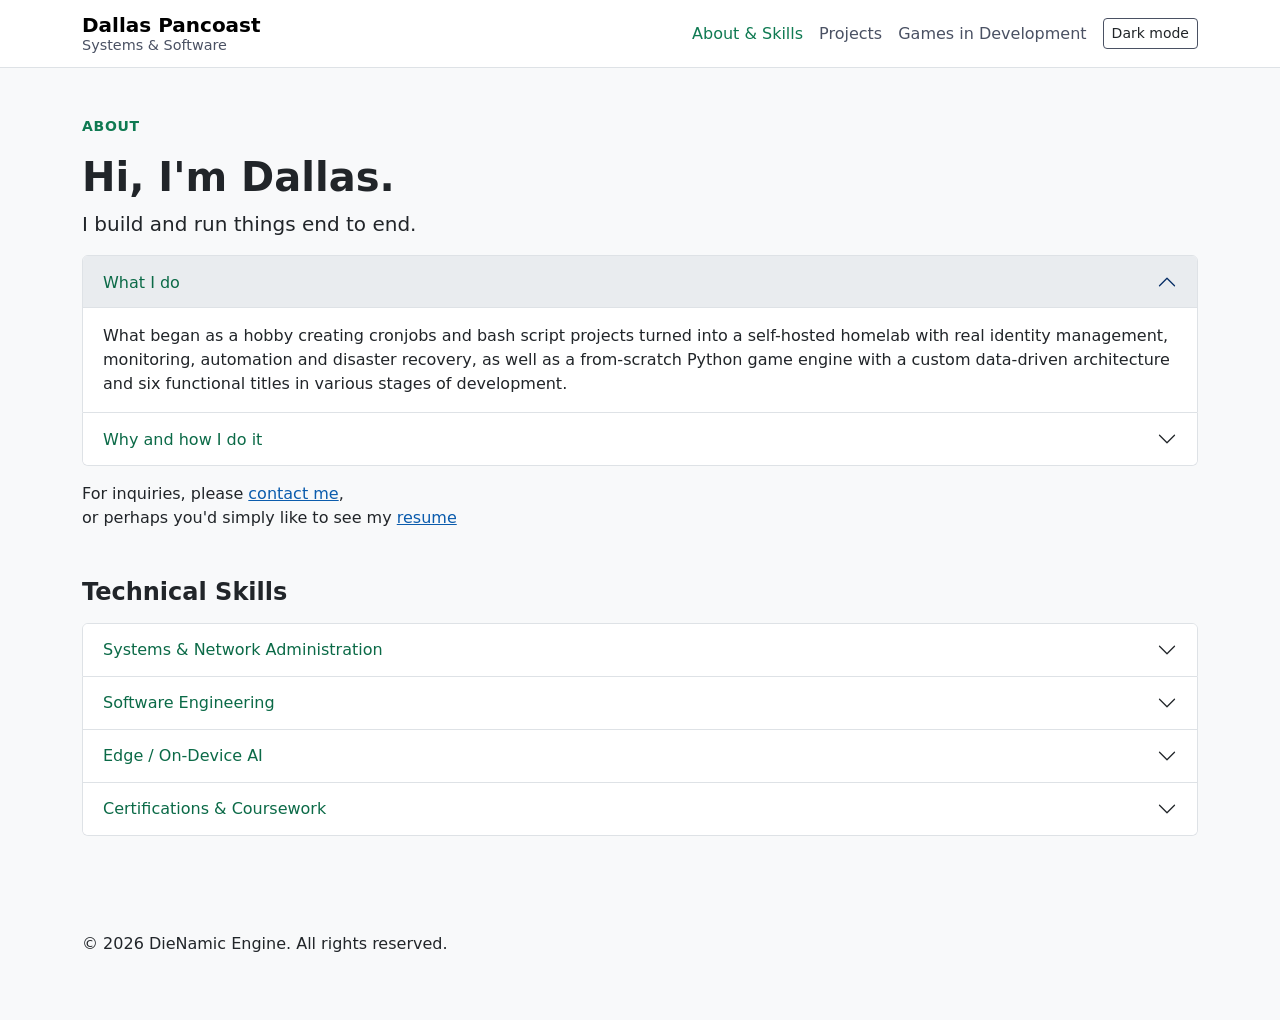
<file: index.html>
<!DOCTYPE html>
<html lang="en" data-bs-theme="dark">

<head>
    <title>Dallas Pancoast - Home</title>
    <meta charset="utf-8">
    <meta name="viewport" content="width=device-width, initial-scale=1">
    <!-- Favicon -->
    <link rel="icon" href="assets/images/icon.png" type="image/png">
    <!-- Theme toggle script -->
    <script src="theme.js"></script>
    <!-- Bootstrap 5 CSS (must load BEFORE style.css so these overrides win, like reverse Python 
     where last function defined loads even if there's duplicates) -->
    <link href="https://cdn.jsdelivr.net/npm/bootstrap@5.3.8/dist/css/bootstrap.min.css" rel="stylesheet"
        integrity="sha384-sRIl4kxILFvY47J16cr9ZwB07vP4J8+LH7qKQnuqkuIAvNWLzeN8tE5YBujZqJLB" crossorigin="anonymous">

    <!-- Site styles -->
    <link rel="stylesheet" href="style.css">

    <!-- jQuery (only used to load the navbar) -->
    <script src="https://code.jquery.com/jquery-3.7.1.min.js"></script>
</head>

<body>
    <a href="#main-content" class="visually-hidden-focusable">Skip to main content</a>
    <!-- Navbar gets added here -->
    <div id="nav-placeholder"></div>

    <main id="main-content" class="container py-5">
        <p class="eyebrow">About</p>
        <h1 class="display-6 fw-bold">Hi, I'm Dallas.</h1>
        <p class="lead">I build and run things end to end.</p>

        <div class="accordion mb-3" id="intro-accordion">
            <div class="accordion-item">
                <h2 class="accordion-header">
                    <button class="accordion-button" type="button" data-bs-toggle="collapse"
                        data-bs-target="#intro-what" aria-expanded="true" aria-controls="intro-what">
                        What I do
                    </button>
                </h2>
                <div id="intro-what" class="accordion-collapse collapse show">
                    <div class="accordion-body">
                        <p class="mb-0">
                            What began as a hobby creating cronjobs and bash script projects turned into a
                            self-hosted homelab with real identity management, monitoring, automation and
                            disaster recovery, as well as a from-scratch Python game engine with a custom
                            data-driven architecture and six functional titles in various stages of
                            development.
                        </p>
                    </div>
                </div>
            </div>
            <div class="accordion-item">
                <h2 class="accordion-header">
                    <button class="accordion-button collapsed" type="button" data-bs-toggle="collapse"
                        data-bs-target="#intro-why" aria-expanded="false" aria-controls="intro-why">
                        Why and how I do it
                    </button>
                </h2>
                <div id="intro-why" class="accordion-collapse collapse">
                    <div class="accordion-body">
                        <p class="mb-0">
                            What's below came out of personal projects I researched and completed before
                            going back to school. I would run into a real problem, learn what's needed to solve
                            it properly, and track it in runbooks and personal tickets so I don't have to
                            completely relearn it later. Once some initial curiosity-driven problems were solved and new
                            programs were
                            installed and configured, I would then look for ways to use the newly available capabilities
                            to solve other problems, and so on.
                        </p>
                    </div>
                </div>
            </div>
        </div>

        <!-- Resume link; I want to provide a way for visitors to download my resume -->
        <p>
            For inquiries, please
            <a href="mailto:d.pancoast88@gmail.com">contact me</a>,<br>
            or perhaps you'd simply like to see my
            <a href="assets/resume/Dallas_Pancoast_Resume.pdf" download>
                resume
            </a>
        </p>

        <h2 class="h4 fw-bold mt-5 mb-3">Technical Skills</h2>
        <div class="accordion" id="skills-accordion">
            <div class="accordion-item">
                <h3 class="accordion-header">
                    <button class="accordion-button collapsed" type="button" data-bs-toggle="collapse"
                        data-bs-target="#skills-sysadmin" aria-expanded="false" aria-controls="skills-sysadmin">
                        Systems &amp; Network Administration
                    </button>
                </h3>
                <div id="skills-sysadmin" class="accordion-collapse collapse">
                    <div class="accordion-body">
                        <ul class="mb-0">
                            <li class="mb-2"><strong>Linux administration</strong> — headless server operation
                                (systemd targets, journalctl, UFW firewalling), disk/mount management, systemd unit
                                authoring</li>
                            <li class="mb-2"><strong>Containerization</strong> — Docker &amp; Docker Compose running
                                a 10+ service production stack</li>
                            <li class="mb-2"><strong>Reverse proxy &amp; PKI</strong> — Nginx Proxy Manager routing,
                                custom Multi-SAN certificate forging with OpenSSL, root CA trust deployment</li>
                            <li class="mb-2"><strong>VPN mesh networking</strong> — Tailscale/WireGuard, MagicDNS,
                                per-interface firewall scoping</li>
                            <li class="mb-2"><strong>DNS administration</strong> — Pi-hole custom-domain resolution
                                and ad-blocking across a split-horizon network</li>
                            <li><strong>Enterprise identity</strong> — Windows Server Active Directory Domain
                                Services, Domain Controller promotion, OU/Security Group design, Group Policy
                                Objects, NTFS permissioning</li>
                        </ul>
                    </div>
                </div>
            </div>
            <div class="accordion-item">
                <h3 class="accordion-header">
                    <button class="accordion-button collapsed" type="button" data-bs-toggle="collapse"
                        data-bs-target="#skills-software" aria-expanded="false" aria-controls="skills-software">
                        Software Engineering
                    </button>
                </h3>
                <div id="skills-software" class="accordion-collapse collapse">
                    <div class="accordion-body">
                        <ul class="mb-0">
                            <li class="mb-2"><strong>Python</strong> — a ~20-mixin, MRO-composed game engine
                                architecture; automation scripting; API integration</li>
                            <li class="mb-2"><strong>Data-driven design</strong> — JSON schema validation,
                                referential-integrity tooling built from scratch</li>
                            <li class="mb-2"><strong>State machines</strong> — branching dialogue trees,
                                environmental hazard chain-reactions, a 16+ type quick-time-event system</li>
                            <li class="mb-2"><strong>Client-server</strong> — a self-hosted Flask/waitress
                                leaderboard API behind a Cloudflare Tunnel, with its own security model</li>
                            <li class="mb-2"><strong>Cross-platform release engineering</strong> — signed Android
                                AAB builds (Buildozer), Windows executables (PyInstaller), Linux</li>
                            <li><strong>Automated QA tooling</strong> — a headless smoke-test driver and an
                                automated "chaos crawler" regression tester I designed for the engine</li>
                        </ul>
                    </div>
                </div>
            </div>
            <div class="accordion-item">
                <h3 class="accordion-header">
                    <button class="accordion-button collapsed" type="button" data-bs-toggle="collapse"
                        data-bs-target="#skills-edge" aria-expanded="false" aria-controls="skills-edge">
                        Edge / On-Device AI
                    </button>
                </h3>
                <div id="skills-edge" class="accordion-collapse collapse">
                    <div class="accordion-body">
                        <ul class="mb-0">
                            <li class="mb-2"><strong>Local LLM deployment</strong> — built llama.cpp from source on
                                Android (Termux), running a quantized Qwen2.5 model fully offline</li>
                            <li class="mb-2"><strong>Applied ML pipeline</strong> — chained speech-to-text
                                (Whisper.cpp) and vision (SmolVLM) models into on-device utilities</li>
                            <li class="mb-2"><strong>Real debugging under constraints</strong> — isolated and worked
                                around a genuine thread-count race condition in llama.cpp's CPU compute path</li>
                            <li><strong>Task automation</strong> — cron-scheduled Python pipelines (a fully local
                                Gmail/Calendar morning digest), systemd boot-persistence scripting</li>
                        </ul>
                    </div>
                </div>
            </div>
            <div class="accordion-item">
                <h3 class="accordion-header">
                    <button class="accordion-button collapsed" type="button" data-bs-toggle="collapse"
                        data-bs-target="#skills-certifications" aria-expanded="false"
                        aria-controls="skills-certifications">
                        Certifications &amp; Coursework
                    </button>
                </h3>
                <div id="skills-certifications" class="accordion-collapse collapse">
                    <div class="accordion-body">
                        <h4 class="h6">Completed</h4>
                        <ul>
                            <li>CompTIA A+ Core 1</li>
                            <li>Linux Foundation — Intro to Linux</li>
                            <li>Cisco Networking Basics</li>
                            <li>Cisco Computer Hardware Basics</li>
                            <li>Cisco Network Addressing &amp; Basic Troubleshooting</li>
                            <li>Cisco Network Support and Security</li>
                        </ul>
                        <h4 class="h6">In Progress</h4>
                        <ul>
                            <li>Bachelor of Science in Computer Science</li>
                            <li>CompTIA A+ Core 2</li>
                        </ul>
                    </div>
                </div>
            </div>
        </div>

    </main>
    <footer class="container py-5">
        <p>&copy; 2026 DieNamic Engine. All rights reserved.</p>
    </footer>
    <script>
        // Load only the #site-nav element from navbar.html
        $("#nav-placeholder").load("navbar.html #site-nav", function () {
            const page = location.pathname.split("/").pop() || "index.html";
            updateToggle(document.documentElement.getAttribute("data-bs-theme"));
            $('#site-nav .nav-link[href="' + page + '"]')
                .addClass("active")
                .attr("aria-current", "page");
        });
    </script>
    <script src="https://cdn.jsdelivr.net/npm/bootstrap@5.3.8/dist/js/bootstrap.bundle.min.js"
        integrity="sha384-FKyoEForCGlyvwx9Hj09JcYn3nv7wiPVlz7YYwJrWVcXK/BmnVDxM+D2scQbITxI"
        crossorigin="anonymous"></script>

</body>

</html>
</file>
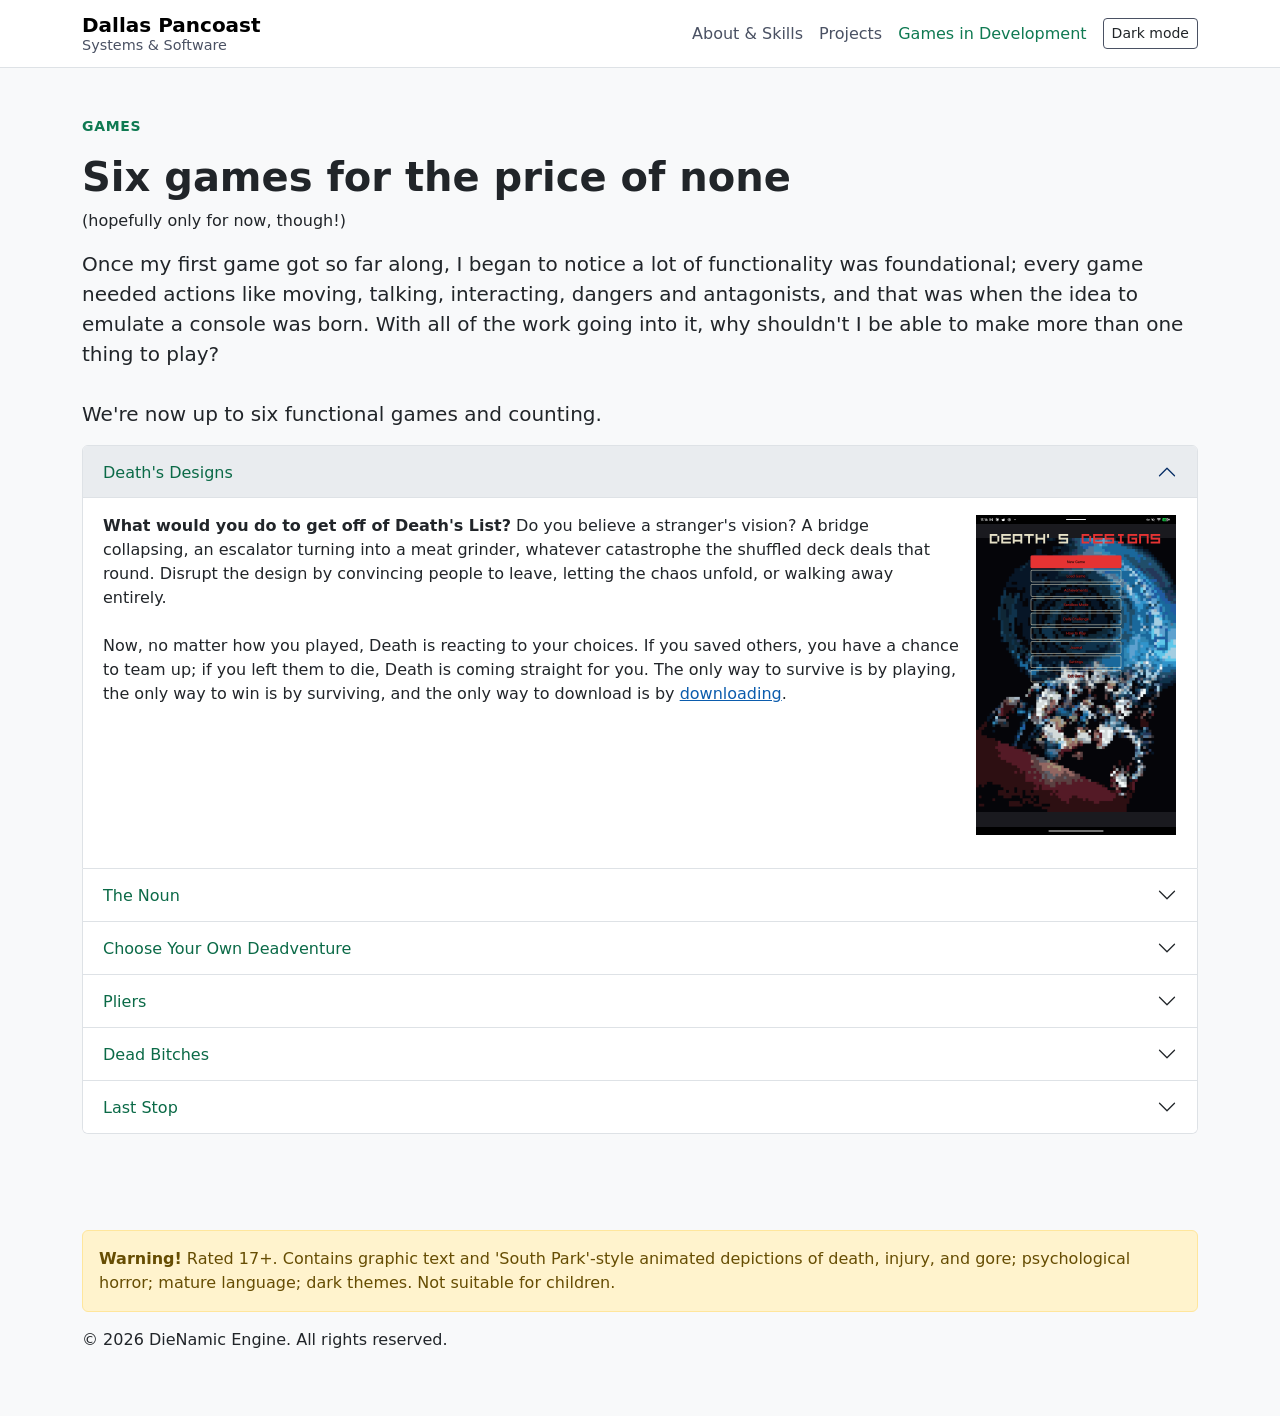
<file: games.html>
<!DOCTYPE html>
<html lang="en" data-bs-theme="dark">

<head>
  <title>Games in Development</title>
  <meta charset="utf-8">
  <meta name="viewport" content="width=device-width, initial-scale=1">
  <!-- Favicon -->
  <link rel="icon" href="assets/images/icon.png" type="image/png">
  <!-- Theme toggle script -->
  <script src="theme.js"></script>
  <!-- Bootstrap 5 CSS (must load BEFORE style.css so these overrides win, like reverse Python 
    where last function defined loads even if there's duplicates) -->
  <link href="https://cdn.jsdelivr.net/npm/bootstrap@5.3.8/dist/css/bootstrap.min.css" rel="stylesheet"
    integrity="sha384-sRIl4kxILFvY47J16cr9ZwB07vP4J8+LH7qKQnuqkuIAvNWLzeN8tE5YBujZqJLB" crossorigin="anonymous">

  <!-- Site styles -->
  <link rel="stylesheet" href="style.css">

  <!-- jQuery (only used to load the navbar) -->
  <script src="https://code.jquery.com/jquery-3.7.1.min.js"></script>
</head>

<body>
  <a href="#main-content" class="visually-hidden-focusable">Skip to main content</a>
  <!-- Navbar gets added here -->
  <div id="nav-placeholder"></div>
  <main id="main-content" class="container py-5">
    <p class="eyebrow">Games</p>
    <h1 class="display-6 fw-bold">Six games for the price of none</h1>
    <p>(hopefully only for now, though!)</p>

    <p class="lead">
      Once my first game got so far along, I began to notice a lot of functionality was foundational; every game
      needed actions like moving, talking, interacting, dangers and antagonists, and that was when the idea to emulate a
      console was born. With all of the work going into it, why shouldn't I be able to make more than one thing to
      play?<br><br>
      We're now up to six functional games and counting.
    </p>

    <div class="accordion" id="games-accordion">
      <div class="accordion-item">
        <h2 class="accordion-header">
          <button class="accordion-button" type="button" data-bs-toggle="collapse" data-bs-target="#game-dd"
            aria-expanded="true" aria-controls="game-dd">
            Death's Designs
          </button>
        </h2>
        <div id="game-dd" class="accordion-collapse collapse show">
          <div class="accordion-body clearfix">
            <button type="button" class="btn btn-link p-0 d-block mx-auto float-md-end ms-md-3 mb-3"
              data-bs-toggle="modal" data-bs-target="#title-modal">
              <span class="visually-hidden">Enlarge image:</span>
              <!-- This title image was taken on a tablet, so it has a different aspect ratio than the others.-->
              <img src="assets/images/dd_title.png"
                alt="Death's Designs game title screen - one of several that alternates every new game" width="200"
                height="320">
            </button>
            <strong>What would you do to get off of Death's List?</strong> Do you believe a stranger's vision? A bridge
            collapsing, an escalator turning into a meat grinder, whatever catastrophe the shuffled deck deals that
            round.
            Disrupt the design by convincing people to leave, letting the chaos unfold, or walking away
            entirely.<br><br>
            Now, no matter how you played, Death is reacting to your choices. If you saved others, you have a chance to
            team
            up; if you left them to die, Death is coming straight for you. The only way to survive is by playing, the
            only way
            to win is by surviving, and the only way to download is by
            <a href="https://play.google.com/store/apps/details?id=org.dienamicengine.dep_fdt&hl=en-US" target="_blank"
              rel="noopener noreferrer">downloading</a>.
          </div>
        </div>
      </div>
      <div class="accordion-item">
        <h2 class="accordion-header">
          <button class="accordion-button collapsed" type="button" data-bs-toggle="collapse" data-bs-target="#game-noun"
            aria-expanded="false" aria-controls="game-noun">
            The Noun
          </button>
        </h2>
        <div id="game-noun" class="accordion-collapse collapse">
          <div class="accordion-body clearfix">
            <button type="button" class="btn btn-link p-0 d-block mx-auto float-md-end ms-md-3 mb-3"
              data-bs-toggle="modal" data-bs-target="#noun-modal">
              <span class="visually-hidden">Enlarge image:</span>
              <img src="assets/images/noun_title.png"
                alt="The Noun game title screen - a dog, mid-transformation into ..something else" width="200"
                height="445">
            </button>
            <strong>Among Us with a twist.</strong> An Antarctic research outpost, cut off for the season, twelve people
            who all know each other ..or so they think. Something arrived with a helicopter crash, and it can wear a
            face perfectly enough that even the people who see it every day can't tell. Investigate, run tests, confront
            people you have to keep working alongside no matter what you suspect. If you keep getting it wrong, you'll
            tank your reputation and risk handing the thing your whole crew.
          </div>
        </div>
      </div>
      <div class="accordion-item">
        <h2 class="accordion-header">
          <button class="accordion-button collapsed" type="button" data-bs-toggle="collapse" data-bs-target="#game-cyod"
            aria-expanded="false" aria-controls="game-cyod">
            Choose Your Own Deadventure
          </button>
        </h2>
        <div id="game-cyod" class="accordion-collapse collapse">
          <div class="accordion-body clearfix">
            <button type="button" class="btn btn-link p-0 d-block mx-auto float-md-end ms-md-3 mb-3"
              data-bs-toggle="modal" data-bs-target="#cyod-modal">
              <span class="visually-hidden">Enlarge image:</span>
              <img src="assets/images/cyod_title.png"
                alt="Choose Your Own Deadventure game title screen - blank for now as no poster has been made for it yet"
                width="200" height="445">
            </button>
            <strong>Simple actions, complex consequences</strong> A true branching-node adventure, not
            a linear game with the occasional fork — every scene is a real decision point, and every decision can save
            someone or cost them. Death's shuffled a kill order for your friend group behind the scenes, and the only
            warning is a phone call you can choose to ignore.
          </div>
        </div>
      </div>
      <div class="accordion-item">
        <h2 class="accordion-header">
          <button class="accordion-button collapsed" type="button" data-bs-toggle="collapse"
            data-bs-target="#game-pliers" aria-expanded="false" aria-controls="game-pliers">
            Pliers
          </button>
        </h2>
        <div id="game-pliers" class="accordion-collapse collapse">
          <div class="accordion-body clearfix">
            <button type="button" class="btn btn-link p-0 d-block mx-auto float-md-end ms-md-3 mb-3"
              data-bs-toggle="modal" data-bs-target="#pliers-modal">
              <span class="visually-hidden">Enlarge image:</span>
              <img src="assets/images/pliers_title.png"
                alt="Pliers game title screen - an open mouth with several missing teeth" width="200" height="445">
            </button>
            <strong>The Saw-knockoff. The Sawkoff.</strong>
            You wake up not knowing where you are, accused of something by a faceless voice.
            Before you've even seen the room, an opening quiz, answered under duress, decides what
            you did and how guilty you actually are.
            <br>Everything downstream traces back to those answers: the hazards Needlenose builds
            for you, how the other four captives treat you, and the exact shape of the trap waiting
            at the end. He calls the whole apparatus The Vise. Nobody in it got there by accident,
            including you.
          </div>
        </div>
      </div>
      <div class="accordion-item">
        <h2 class="accordion-header">
          <button class="accordion-button collapsed" type="button" data-bs-toggle="collapse" data-bs-target="#game-db"
            aria-expanded="false" aria-controls="game-db">
            Dead Bitches
          </button>
        </h2>
        <div id="game-db" class="accordion-collapse collapse">
          <div class="accordion-body clearfix">
            <button type="button" class="btn btn-link p-0 d-block mx-auto float-md-end ms-md-3 mb-3"
              data-bs-toggle="modal" data-bs-target="#db-modal">
              <span class="visually-hidden">Enlarge image:</span>
              <img src="assets/images/db_title.png"
                alt="Dead Bitches game title screen with no background as no poster has been made for it yet"
                width="200" height="445">
            </button>
            <strong>Nightmare on Elm Street-inspired Nonsense</strong>
            A fifteen-member high-school roster gets picked off across one very bad week by
            Frederick, who doesn't need a weapon or an open door: he attacks through dreams.
            <br>
            Fall asleep and you're vulnerable. Stay awake too long and you're a wreck. Everyone
            you know is on the same clock, counting down to a Friday night nobody sleeps through.
          </div>
        </div>
      </div>
      <div class="accordion-item">
        <h2 class="accordion-header">
          <button class="accordion-button collapsed" type="button" data-bs-toggle="collapse" data-bs-target="#game-ls"
            aria-expanded="false" aria-controls="game-ls">
            Last Stop
          </button>
        </h2>
        <div id="game-ls" class="accordion-collapse collapse">
          <div class="accordion-body clearfix">
            <button type="button" class="btn btn-link p-0 d-block mx-auto float-md-end ms-md-3 mb-3"
              data-bs-toggle="modal" data-bs-target="#ls-modal">
              <span class="visually-hidden">Enlarge image:</span>
              <img src="assets/images/ls_title.png"
                alt="Last Stop game title screen with no background as no poster has been made for it yet" width="200"
                height="445">
            </button>
            <strong>Prequel, sequel ..or both?</strong>
            A linear story set years before Death's Designs. Somebody else had the vision:
            a stranger who may not even be alive. Now you're collateral damage in a plan that
            might already have taken itself to the grave.
          </div>
        </div>
      </div>
    </div>
  </main>
  <!-- Fullscreen viewer for title screens on games page-->
  <div class="modal fade" id="title-modal" tabindex="-1" aria-labelledby="title-modal-label" aria-hidden="true">
    <div class="modal-dialog modal-fullscreen">
      <div class="modal-content">
        <div class="modal-header">
          <h2 class="modal-title fs-5" id="title-modal-label">Death's Designs Title Screen</h2>
          <button type="button" class="btn-close" data-bs-dismiss="modal" aria-label="Close"></button>
        </div>
        <div class="modal-body d-flex align-items-center justify-content-center">
          <img src="assets/images/dd_title.png" class="img-fluid" alt="Death's Designs title screen">
        </div>
      </div>
    </div>
  </div>
  <!-- Fullscreen viewer for The Noun title screen -->
  <div class="modal fade" id="noun-modal" tabindex="-1" aria-labelledby="noun-modal-label" aria-hidden="true">
    <div class="modal-dialog modal-fullscreen">
      <div class="modal-content">
        <div class="modal-header">
          <h2 class="modal-title fs-5" id="noun-modal-label">The Noun Title Screen</h2>
          <button type="button" class="btn-close" data-bs-dismiss="modal" aria-label="Close"></button>
        </div>
        <div class="modal-body d-flex align-items-center justify-content-center">
          <img src="assets/images/noun_title.png" class="img-fluid" alt="The Noun title screen">
        </div>
      </div>
    </div>
  </div>
  <!-- Fullscreen viewer for Choose Your Own Deadventure title screen -->
  <div class="modal fade" id="cyod-modal" tabindex="-1" aria-labelledby="cyod-modal-label" aria-hidden="true">
    <div class="modal-dialog modal-fullscreen">
      <div class="modal-content">
        <div class="modal-header">
          <h2 class="modal-title fs-5" id="cyod-modal-label">Choose Your Own Deadventure Title Screen</h2>
          <button type="button" class="btn-close" data-bs-dismiss="modal" aria-label="Close"></button>
        </div>
        <div class="modal-body d-flex align-items-center justify-content-center">
          <img src="assets/images/cyod_title.png" class="img-fluid" alt="Choose Your Own Deadventure title screen">
        </div>
      </div>
    </div>
  </div>
  <!-- Fullscreen viewer for Pliers title screen -->
  <div class="modal fade" id="pliers-modal" tabindex="-1" aria-labelledby="pliers-modal-label" aria-hidden="true">
    <div class="modal-dialog modal-fullscreen">
      <div class="modal-content">
        <div class="modal-header">
          <h2 class="modal-title fs-5" id="pliers-modal-label">Pliers Title Screen</h2>
          <button type="button" class="btn-close" data-bs-dismiss="modal" aria-label="Close"></button>
        </div>
        <div class="modal-body d-flex align-items-center justify-content-center">
          <img src="assets/images/pliers_title.png" class="img-fluid" alt="Pliers title screen">
        </div>
      </div>
    </div>
  </div>
  <!-- Fullscreen viewer for Dead Bitches title screen -->
  <div class="modal fade" id="db-modal" tabindex="-1" aria-labelledby="db-modal-label" aria-hidden="true">
    <div class="modal-dialog modal-fullscreen">
      <div class="modal-content">
        <div class="modal-header">
          <h2 class="modal-title fs-5" id="db-modal-label">Dead Bitches Title Screen</h2>
          <button type="button" class="btn-close" data-bs-dismiss="modal" aria-label="Close"></button>
        </div>
        <div class="modal-body d-flex align-items-center justify-content-center">
          <img src="assets/images/db_title.png" class="img-fluid" alt="Dead Bitches title screen">
        </div>
      </div>
    </div>
  </div>
  <!-- Fullscreen viewer for Last Stop title screen -->
  <div class="modal fade" id="ls-modal" tabindex="-1" aria-labelledby="ls-modal-label" aria-hidden="true">
    <div class="modal-dialog modal-fullscreen">
      <div class="modal-content">
        <div class="modal-header">
          <h2 class="modal-title fs-5" id="ls-modal-label">Last Stop Title Screen</h2>
          <button type="button" class="btn-close" data-bs-dismiss="modal" aria-label="Close"></button>
        </div>
        <div class="modal-body d-flex align-items-center justify-content-center">
          <img src="assets/images/ls_title.png" class="img-fluid" alt="Last Stop title screen">
        </div>
      </div>
    </div>
  </div>
  <footer class="container py-5">
    <div class="alert alert-warning">
      <!-- This footer comes with a warning for people with a low tolerance for graphic content -->
      <strong>Warning!</strong> Rated 17+. Contains graphic text and 'South Park'-style animated depictions of death,
      injury, and gore; psychological horror; mature language; dark themes. Not suitable for children.
    </div>
    <p>&copy; 2026 DieNamic Engine. All rights reserved.</p>
  </footer>
  <script>
    // Load only the #site-nav element from navbar.html
    $("#nav-placeholder").load("navbar.html #site-nav", function () {
      const page = location.pathname.split("/").pop() || "index.html";
      updateToggle(document.documentElement.getAttribute("data-bs-theme"));
      $('#site-nav .nav-link[href="' + page + '"]')
        .addClass("active")
        .attr("aria-current", "page");
    });
  </script>
  <script src="https://cdn.jsdelivr.net/npm/bootstrap@5.3.8/dist/js/bootstrap.bundle.min.js"
    integrity="sha384-FKyoEForCGlyvwx9Hj09JcYn3nv7wiPVlz7YYwJrWVcXK/BmnVDxM+D2scQbITxI"
    crossorigin="anonymous"></script>

</body>

</html>
</file>
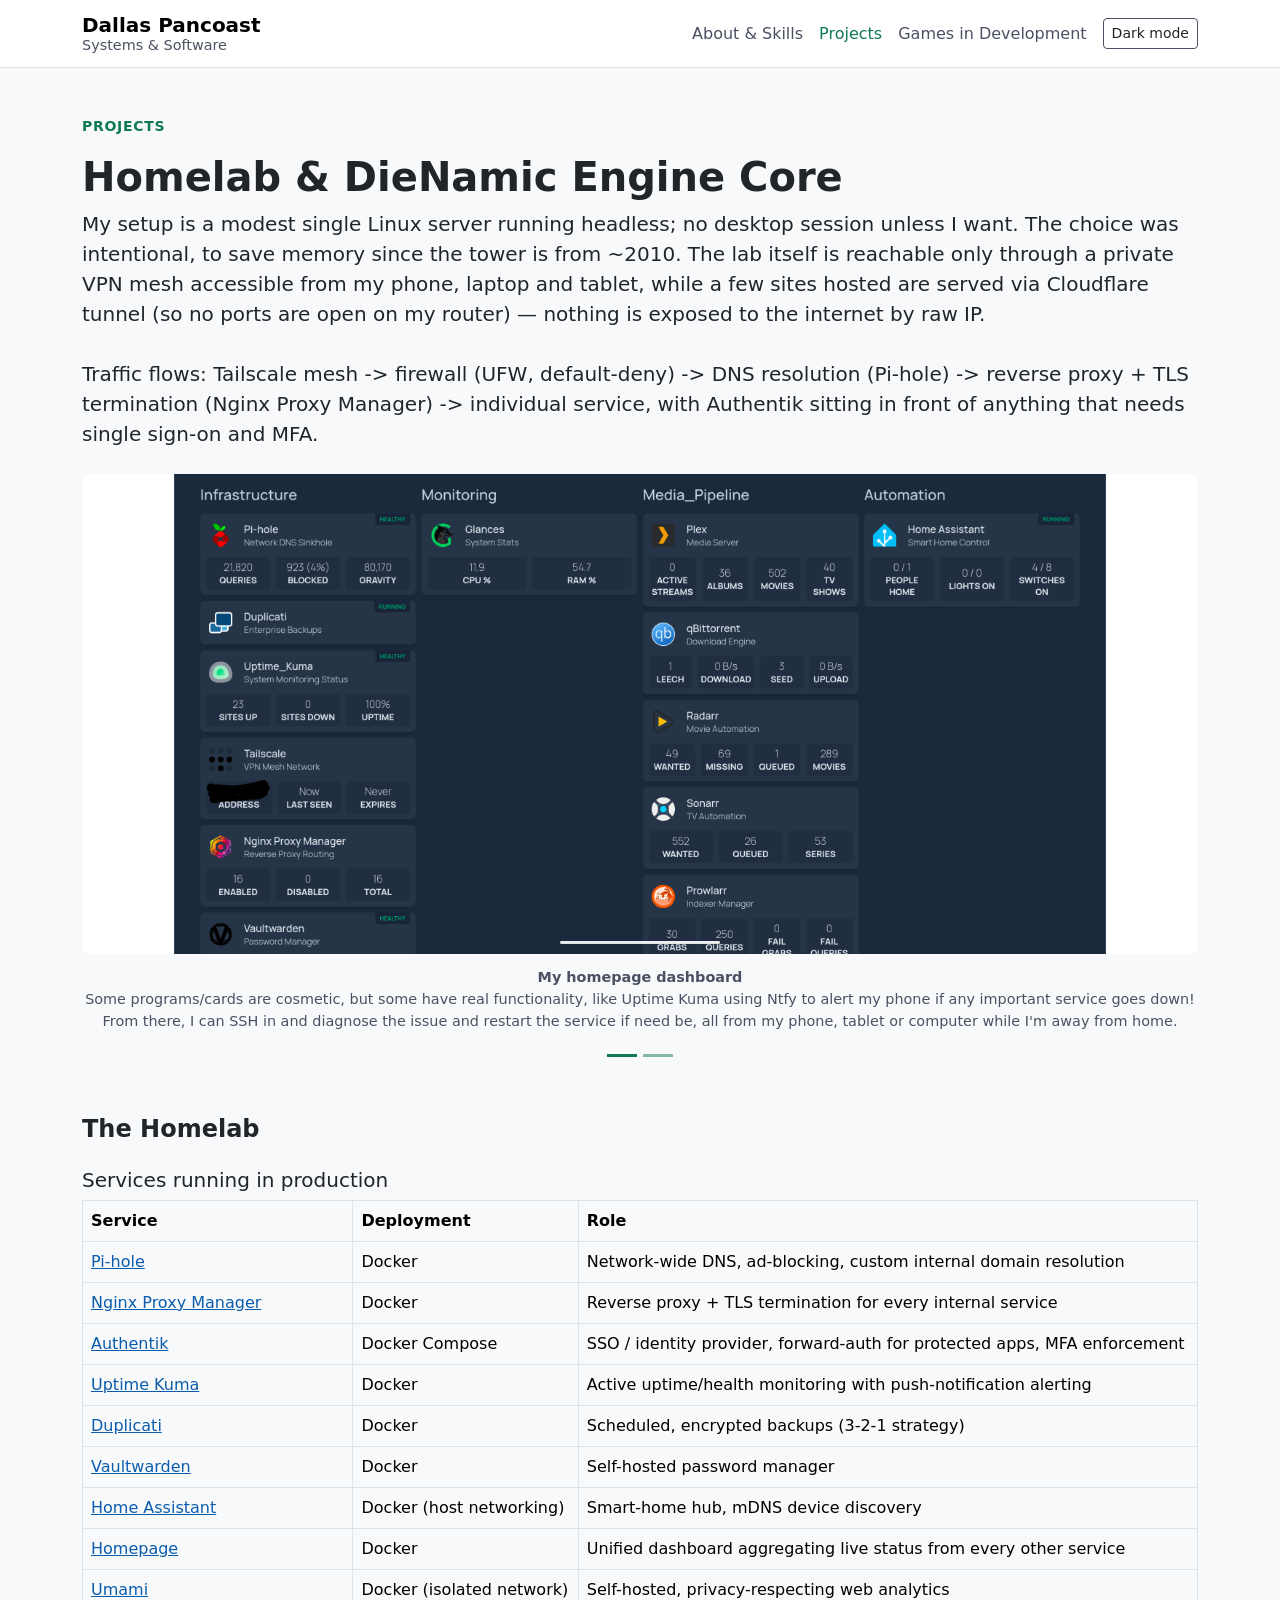
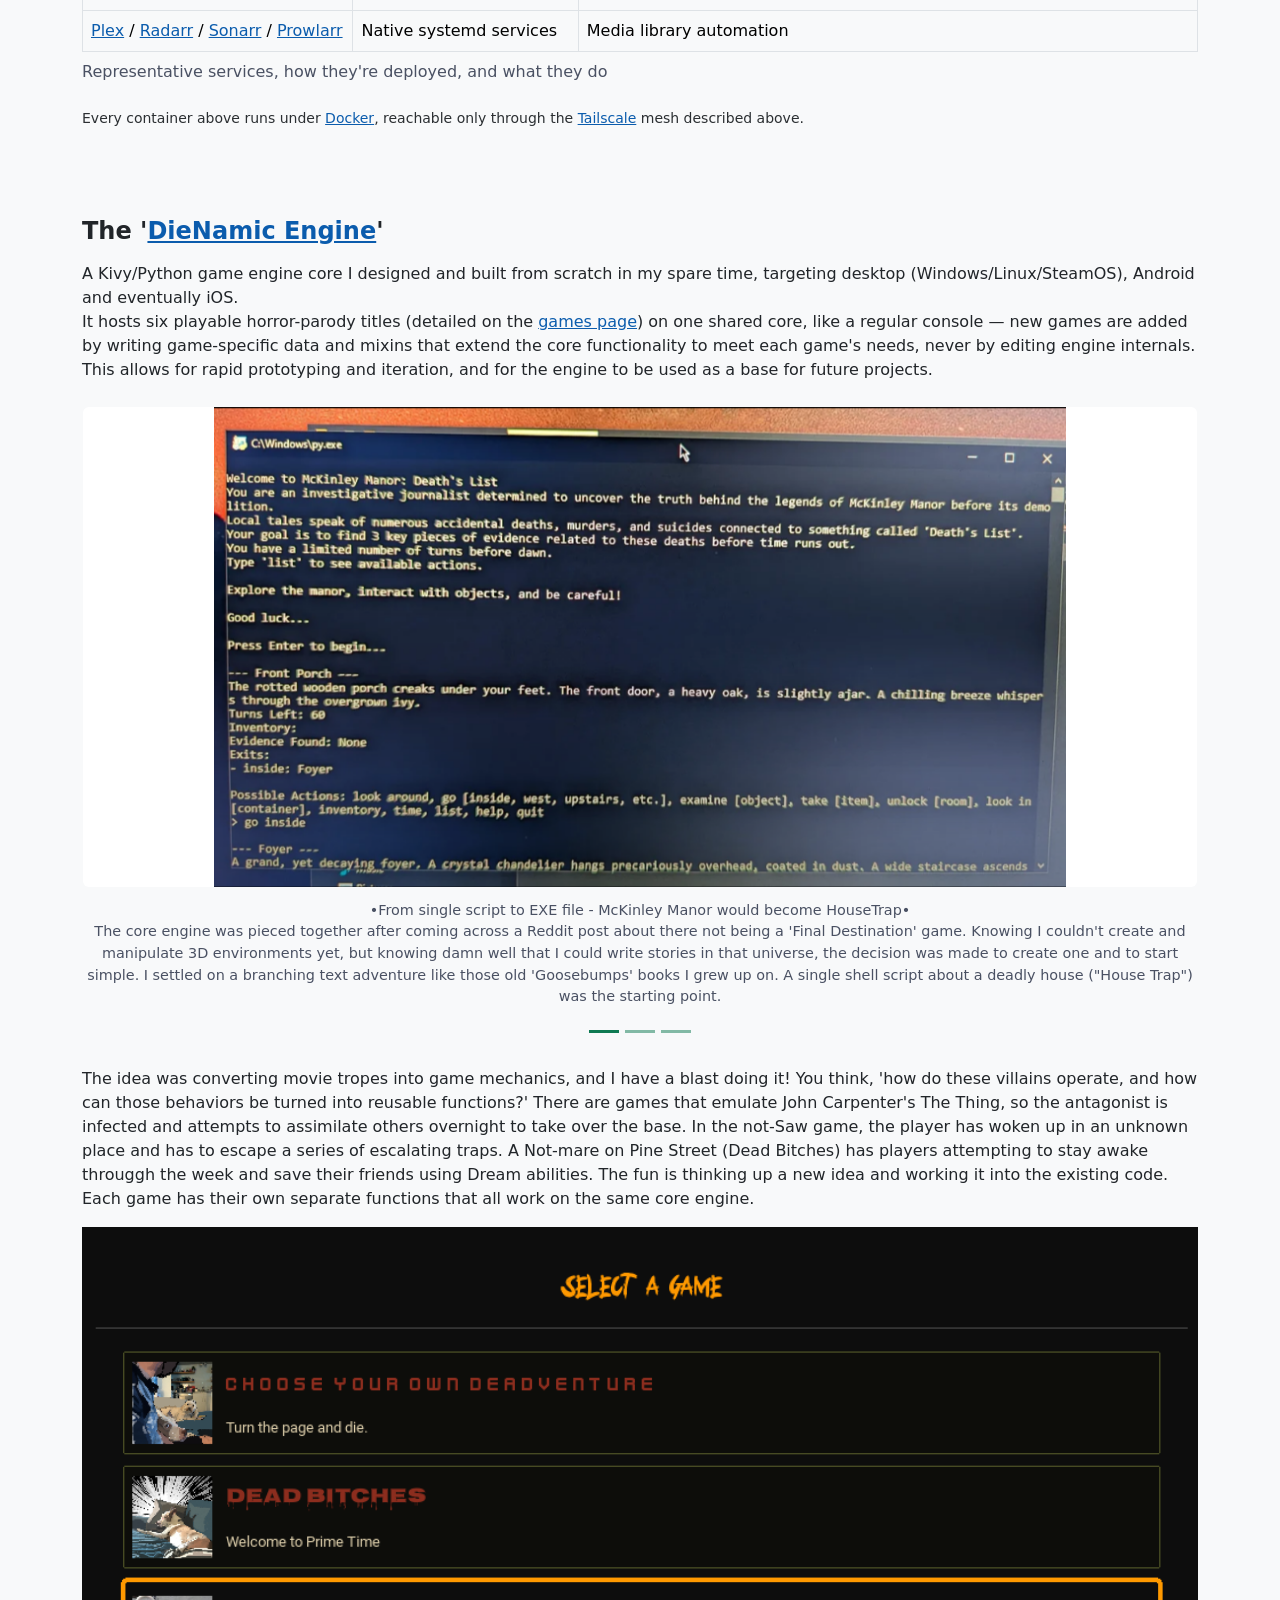
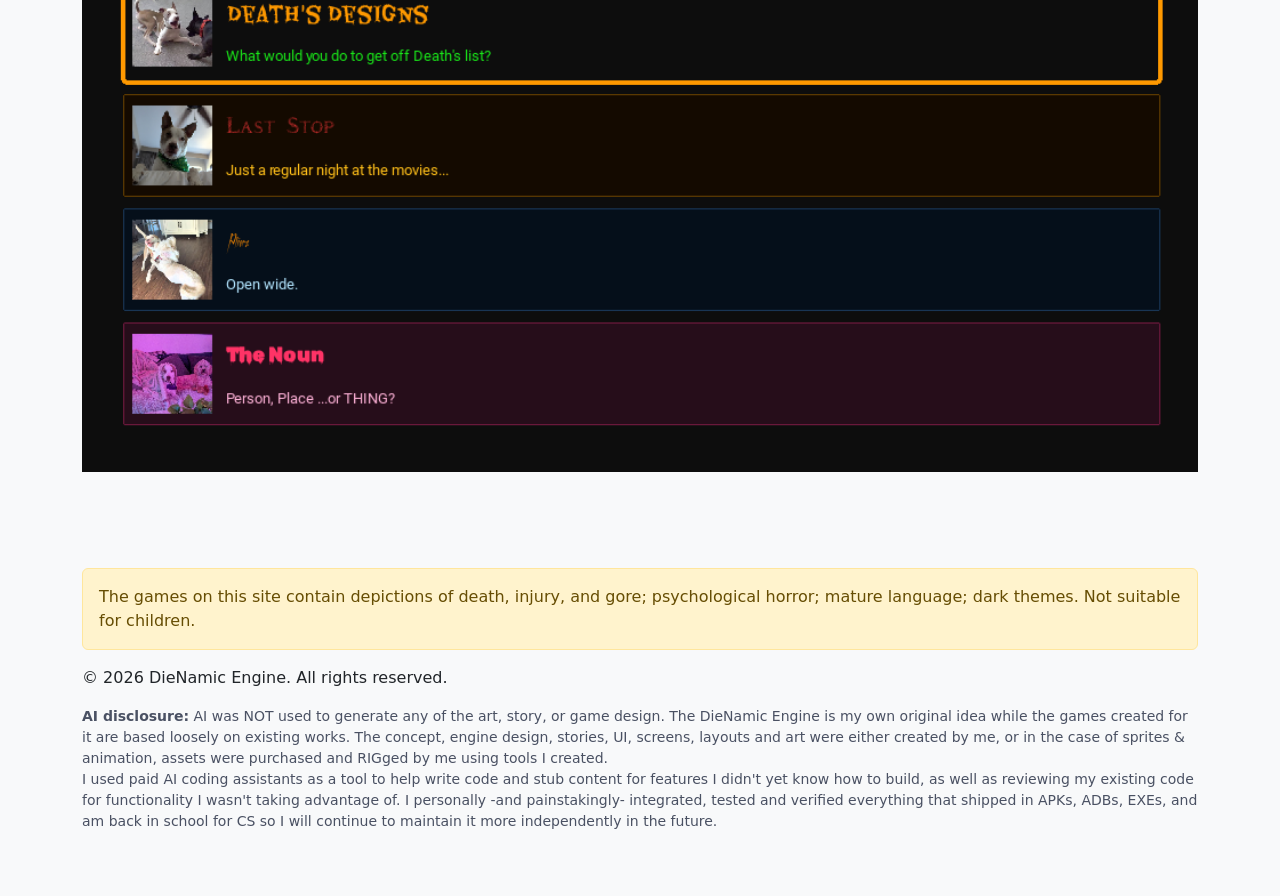
<file: homelab.html>
<!DOCTYPE html>
<html lang="en" data-bs-theme="dark">

<head>
  <title>Homelab</title>
  <meta charset="utf-8">
  <meta name="viewport" content="width=device-width, initial-scale=1">
  <!-- Favicon -->
  <link rel="icon" href="assets/images/icon.png" type="image/png">
  <script src="theme.js"></script>

  <!-- Bootstrap 5 CSS (must load BEFORE style.css so these overrides win, like reverse Python 
     where the last function defined is what loads even if there's duplicates) -->
  <link href="https://cdn.jsdelivr.net/npm/bootstrap@5.3.8/dist/css/bootstrap.min.css" rel="stylesheet"
    integrity="sha384-sRIl4kxILFvY47J16cr9ZwB07vP4J8+LH7qKQnuqkuIAvNWLzeN8tE5YBujZqJLB" crossorigin="anonymous">

  <!-- Site styles -->
  <link rel="stylesheet" href="style.css">

  <!-- jQuery (only used to load the navbar) -->
  <script src="https://code.jquery.com/jquery-3.7.1.min.js"></script>
</head>

<body>
  <a href="#main-content" class="visually-hidden-focusable">Skip to main content</a>
  <!-- Navbar gets added here -->
  <div id="nav-placeholder"></div>

  <main id="main-content" class="container py-5">
    <p class="eyebrow">Projects</p>
    <h1 class="display-6 fw-bold">Homelab &amp; DieNamic Engine Core</h1>
    <p class="lead">My setup is a modest single Linux server running headless; no desktop session unless I want. The
      choice was intentional, to save memory since the tower is from ~2010. The lab itself is reachable only through
      a private VPN mesh accessible from my phone, laptop and tablet, while a few sites hosted are served via Cloudflare
      tunnel (so no ports are open on my router) — nothing is exposed to the internet by raw IP.<br><br>
      Traffic flows: <strong>Tailscale mesh -> firewall (UFW, default-deny) -> DNS
        resolution (Pi-hole) -> reverse proxy + TLS termination (Nginx Proxy Manager) ->
        individual service</strong>, with Authentik sitting in front of anything
      that needs single sign-on and MFA.
    </p>

    <div id="homepage-carousel" class="carousel slide my-4 site-carousel">
      <div class="carousel-inner">
        <div class="carousel-item active">
          <figure class="mb-0">
            <button type="button" class="btn btn-link p-0 m-0 d-block w-100" data-bs-toggle="modal"
              data-bs-target="#hp1-modal">
              <span class="visually-hidden">Enlarge image: </span>
              <img src="assets/images/homepage_1.png" class="d-block w-100"
                alt="My homepage dashboard, showing the status of every service in my homelab">
            </button>
            <figcaption class="carousel-caption-below"><strong>My homepage dashboard</strong><br>
              Some programs/cards are cosmetic, but some have real functionality, like Uptime Kuma
              using Ntfy to alert my phone if any important service goes down!
              From there, I can SSH in and diagnose the issue and restart the service if need be,
              all from my phone, tablet or computer while I'm away from home.</figcaption>
          </figure>
        </div>
        <div class="carousel-item">
          <figure class="mb-0">
            <button type="button" class="btn btn-link p-0 m-0 d-block w-100" data-bs-toggle="modal"
              data-bs-target="#hp2-modal">
              <span class="visually-hidden">Enlarge image: </span>
              <img src="assets/images/homepage_2.png" class="d-block w-100" alt="Additional homepage dashboard showing the status of every remaining service in my homelab">
            </button>
            <figcaption class="carousel-caption-below"><strong>Additional homepage dashboard</strong><br>•APIs/keys
              enable you to monitor and control even more services•<br>
              After setting up my initial homepage, I began looking into what other services I could include and what
              capabilities I could add. Now, I can view the status of each service at any time by enabling TailScale and logging 
              in the 2FA protected interface on whichever device I happen to be using.
            </figcaption>
          </figure>
        </div>
      </div>

      <div class="carousel-indicators">
        <button type="button" data-bs-target="#homepage-carousel" data-bs-slide-to="0" class="active"
          aria-current="true" aria-label="Slide 1"></button>
        <button type="button" data-bs-target="#homepage-carousel" data-bs-slide-to="1" aria-label="Slide 2"></button>
      </div>

      <button class="carousel-control-prev" type="button" data-bs-target="#homepage-carousel" data-bs-slide="prev">
        <span class="carousel-control-prev-icon" aria-hidden="true"></span>
        <span class="visually-hidden">Previous</span>
      </button>
      <button class="carousel-control-next" type="button" data-bs-target="#homepage-carousel" data-bs-slide="next">
        <span class="carousel-control-next-icon" aria-hidden="true"></span>
        <span class="visually-hidden">Next</span>
      </button>

    </div>


    <h2 class="h4 fw-bold mt-5 mb-3">The Homelab</h2>
    <h3 class="h5 mt-4">Services running in production</h3>
    <!-- A plain HTML table on purpose: this is genuinely
       tabular data (service / deployment / role), and a <table> gives
       screen-reader users row/column semantics a div-based layout
       can't. Bootstrap's .table-responsive wrapper keeps it usable on
       narrow screens without losing structure. -->
    <div class="table-responsive">
      <table class="table table-bordered align-middle">
        <caption>Representative services, how they're deployed, and what they do</caption>
        <thead>
          <tr>
            <th scope="col">Service</th>
            <th scope="col">Deployment</th>
            <th scope="col">Role</th>
          </tr>
        </thead>
        <tbody>
          <tr>
            <td><a href="https://pi-hole.net/" target="_blank" rel="noopener noreferrer">Pi-hole</a></td>
            <td>Docker</td>
            <td>Network-wide DNS, ad-blocking, custom internal domain resolution</td>
          </tr>
          <tr>
            <td><a href="https://nginxproxymanager.com/" target="_blank" rel="noopener noreferrer">Nginx Proxy
                Manager</a></td>
            <td>Docker</td>
            <td>Reverse proxy + TLS termination for every internal service</td>
          </tr>
          <tr>
            <td><a href="https://goauthentik.io/" target="_blank" rel="noopener noreferrer">Authentik</a></td>
            <td>Docker Compose</td>
            <td>SSO / identity provider, forward-auth for protected apps, MFA enforcement</td>
          </tr>
          <tr>
            <td><a href="https://github.com/louislam/uptime-kuma" target="_blank" rel="noopener noreferrer">Uptime
                Kuma</a></td>
            <td>Docker</td>
            <td>Active uptime/health monitoring with push-notification alerting</td>
          </tr>
          <tr>
            <td><a href="https://www.duplicati.com/" target="_blank" rel="noopener noreferrer">Duplicati</a></td>
            <td>Docker</td>
            <td>Scheduled, encrypted backups (3-2-1 strategy)</td>
          </tr>
          <tr>
            <td><a href="https://github.com/dani-garcia/vaultwarden" target="_blank"
                rel="noopener noreferrer">Vaultwarden</a></td>
            <td>Docker</td>
            <td>Self-hosted password manager</td>
          </tr>
          <tr>
            <td><a href="https://www.home-assistant.io/" target="_blank" rel="noopener noreferrer">Home Assistant</a>
            </td>
            <td>Docker (host networking)</td>
            <td>Smart-home hub, mDNS device discovery</td>
          </tr>
          <tr>
            <td><a href="https://gethomepage.dev/" target="_blank" rel="noopener noreferrer">Homepage</a></td>
            <td>Docker</td>
            <td>Unified dashboard aggregating live status from every other service</td>
          </tr>
          <tr>
            <td><a href="https://umami.is" target="_blank" rel="noopener noreferrer">Umami</a></td>
            <td>Docker (isolated network)</td>
            <td>Self-hosted, privacy-respecting web analytics</td>
          </tr>
          <tr>
            <td><a href="https://plex.tv/" target="_blank" rel="noopener noreferrer">Plex</a> / <a
                href="https://radarr.video/" target="_blank" rel="noopener noreferrer">Radarr</a> / <a
                href="https://sonarr.tv/" target="_blank" rel="noopener noreferrer">Sonarr</a> / <a
                href="https://prowlarr.com/" target="_blank" rel="noopener noreferrer">Prowlarr</a></td>
            <td>Native systemd services</td>
            <td>Media library automation</td>
          </tr>
        </tbody>
      </table>
    </div>
    <p class="small text-secondary-emphasis">
      Every container above runs under <a href="https://www.docker.com/">Docker</a>,
      reachable only through the <a href="https://tailscale.com/">Tailscale</a>
      mesh described above.
    </p>
    <br>
    <h2 class="h4 fw-bold mt-5 mb-3">The '<a
        href="https://play.google.com/store/apps/details?id=org.dienamicengine.dep_fdt&hl=en-US" target="_blank"
        rel="noopener noreferrer">DieNamic Engine</a>'</h2>
    <p>
      A Kivy/Python game engine core I designed and
      built from scratch in my spare time, targeting desktop (Windows/Linux/SteamOS), Android and eventually iOS.
      <br>It hosts six playable horror-parody titles (detailed on the
      <a href="games.html">games page</a>) on one shared core, like a regular console — new games are
      added by writing game-specific data and mixins that extend the core functionality to meet each game's needs,
      never by editing engine internals. This allows for rapid prototyping and iteration, and for the
      engine to be used as a base for future projects.
    </p>

    <div id="game-carousel" class="carousel slide my-4 site-carousel">
      <div class="carousel-inner">
        <div class="carousel-item active">
          <figure class="mb-0">
            <button type="button" class="btn btn-link p-0 m-0 d-block w-100" data-bs-toggle="modal"
              data-bs-target="#mt-modal">
              <span class="visually-hidden">Enlarge image: </span>
              <img src="assets/images/terminal_game.png" class="d-block w-100"
                alt="McKinley Manor's launch and intro text priming the player for the story to come">
            </button>
            <figcaption class="carousel-caption-below">•From single script to EXE file - McKinley Manor would become
              HouseTrap•<br>The core engine was pieced together after coming across a Reddit post about there not being
              a
              'Final Destination' game. Knowing I couldn't create and manipulate 3D environments yet, but knowing damn
              well that
              I could write stories in that universe, the decision was made to create one and to start simple. I settled
              on a
              branching text adventure like those old 'Goosebumps' books I grew up on. A single shell script about a
              deadly
              house
              ("House Trap") was the starting point.</figcaption>
          </figure>
        </div>
        <div class="carousel-item">
          <figure class="mb-0">
            <button type="button" class="btn btn-link p-0 m-0 d-block w-100" data-bs-toggle="modal"
              data-bs-target="#fdt-modal">
              <span class="visually-hidden">Enlarge image: </span>
              <img src="assets/images/fdt.png" class="d-block w-100" alt="Final Destination: Terminal title screen">
            </button>
            <figcaption class="carousel-caption-below">•EXEs became AABs, or Android applications -
              I used Buildozer to package the project for Android and even ported to my
              Steam Deck for shigs•<br>As an amateur game developer, I had to start asking myself down to earth
              questions. What do all games need? A
              world to take place in. A location became a navigable map, that map got filled with objects, those objects
              got
              descriptions, attributes and details, those details became lore, that lore became unlockable through
              action. Find
              the item, unlock the backstory in a journal. Along came achievements, character types with their own
              strengths and
              weaknesses, an antagonist that learns from your actions, chain-reactive dangers..</figcaption>
          </figure>
        </div>
        <div class="carousel-item">
          <figure class="mb-0">
            <button type="button" class="btn btn-link p-0 m-0 d-block w-100" data-bs-toggle="modal"
              data-bs-target="#store-modal">
              <span class="visually-hidden">Enlarge image: </span>
              <img src="assets/images/store_listing.png" class="d-block w-100"
                alt="DieNamic Engine Google Play Store screen">
            </button>
            <figcaption class="carousel-caption-below">•To the Google Play Store, and beyond!•<br>As functions piled up,
              the need to refactor turned one script into a main.py entry point with several
              dedicated engines for major function groups. A hazard engine was created to handle environmental dangers,
              the need for danger reactivity led to the integration of a QTE engine, and so on until
              the project had grown into a full-fledged game-agnostic engine with bootstrapping, assets, animation and
              audio,
              JSON game data for SIX games I am also developing, data verification on init, debugging logs and more!
            </figcaption>
          </figure>
        </div>
      </div>

      <div class="carousel-indicators">
        <button type="button" data-bs-target="#game-carousel" data-bs-slide-to="0" class="active" aria-current="true"
          aria-label="Slide 1"></button>
        <button type="button" data-bs-target="#game-carousel" data-bs-slide-to="1" aria-label="Slide 2"></button>
        <button type="button" data-bs-target="#game-carousel" data-bs-slide-to="2" aria-label="Slide 3"></button>
      </div>

      <button class="carousel-control-prev" type="button" data-bs-target="#game-carousel" data-bs-slide="prev">
        <span class="carousel-control-prev-icon" aria-hidden="true"></span>
        <span class="visually-hidden">Previous</span>
      </button>
      <button class="carousel-control-next" type="button" data-bs-target="#game-carousel" data-bs-slide="next">
        <span class="carousel-control-next-icon" aria-hidden="true"></span>
        <span class="visually-hidden">Next</span>
      </button>
    </div>
    <p>
      The idea was converting movie
      tropes into game mechanics, and I have a blast doing it! You think, 'how do these villains operate, and how can
      those behaviors be turned into reusable functions?' There are games that emulate John Carpenter's The Thing, so
      the antagonist is infected and attempts to assimilate others overnight to take over the base. In the not-Saw game,
      the player has woken up in an unknown place and has to escape a series of escalating traps. A Not-mare on Pine
      Street
      (Dead Bitches) has players attempting to
      stay awake througgh the week and save their friends using Dream abilities. The fun is thinking up a new idea and
      working it into the existing code. Each game has their own separate functions that all work on the same core
      engine.
    </p>
    <a href="games.html"><img src="assets/images/game_select.png" class="d-block w-100"
        alt="DieNamic Engine game select screen"></a>
  </main>
  <!-- Fullscreen viewer for homepage carousel slide 1 (opened by data-bs-target="#hp1-modal") -->
  <div class="modal fade" id="hp1-modal" tabindex="-1" aria-labelledby="hp1-modal-title" aria-hidden="true">
    <div class="modal-dialog modal-fullscreen">
      <div class="modal-content">
        <div class="modal-header">
          <h2 class="modal-title fs-5" id="hp1-modal-title">My homepage dashboard, showing the status of every service
            in my homelab</h2>
          <button type="button" class="btn-close" data-bs-dismiss="modal" aria-label="Close"></button>
        </div>
        <div class="modal-body d-flex align-items-center justify-content-center">
          <img src="assets/images/homepage_1.png" class="img-fluid"
            alt="My homepage dashboard, showing the status of every service in my homelab">
        </div>
      </div>
    </div>
  </div>
  <!-- Fullscreen viewer for homepage carousel slide 2 (opened by data-bs-target="#hp2-modal") -->
  <div class="modal fade" id="hp2-modal" tabindex="-1" aria-labelledby="hp2-modal-title" aria-hidden="true">
    <div class="modal-dialog modal-fullscreen">
      <div class="modal-content">
        <div class="modal-header">
          <h2 class="modal-title fs-5" id="hp2-modal-title">Additional homepage dashboard showing the status of every
            remaining service in my homelab</h2>
          <button type="button" class="btn-close" data-bs-dismiss="modal" aria-label="Close"></button>
        </div>
        <div class="modal-body d-flex align-items-center justify-content-center">
          <img src="assets/images/homepage_2.png" class="img-fluid"
            alt="Additional homepage dashboard showing the status of every remaining service in my homelab">
        </div>
      </div>
    </div>
  </div>
  <!-- Fullscreen viewer for carousel slide 1 (opened by the button with data-bs-target="#mt-modal") -->
  <div class="modal fade" id="mt-modal" tabindex="-1" aria-labelledby="mt-modal-title" aria-hidden="true">
    <div class="modal-dialog modal-fullscreen">
      <div class="modal-content">
        <div class="modal-header">
          <h2 class="modal-title fs-5" id="mt-modal-title">McKinley Manor: the original terminal game that evolved
            into
            Death's Designs</h2>
          <button type="button" class="btn-close" data-bs-dismiss="modal" aria-label="Close"></button>
        </div>
        <div class="modal-body d-flex align-items-center justify-content-center">
          <img src="assets/images/terminal_game.png" class="img-fluid"
            alt="Terminal window running the original McKinley Manor text adventure">
        </div>
      </div>
    </div>
  </div>
  <!-- Fullscreen viewer for carousel slide 2 (opened by the button with data-bs-target="#fdt-modal") -->
  <div class="modal fade" id="fdt-modal" tabindex="-1" aria-labelledby="fdt-modal-title" aria-hidden="true">
    <div class="modal-dialog modal-fullscreen">
      <div class="modal-content">
        <div class="modal-header">
          <h2 class="modal-title fs-5" id="fdt-modal-title">Final Destination: Terminal, the first Android port</h2>
          <button type="button" class="btn-close" data-bs-dismiss="modal" aria-label="Close"></button>
        </div>
        <div class="modal-body d-flex align-items-center justify-content-center">
          <img src="assets/images/fdt.png" class="img-fluid"
            alt="Final Destination: Terminal title screen running on an Android phone">
        </div>
      </div>
    </div>
  </div>
  <!-- Fullscreen viewer for carousel slide 3 (opened by the button with data-bs-target="#store-modal") -->
  <div class="modal fade" id="store-modal" tabindex="-1" aria-labelledby="store-modal-title" aria-hidden="true">
    <div class="modal-dialog modal-fullscreen">
      <div class="modal-content">
        <div class="modal-header">
          <h2 class="modal-title fs-5" id="store-modal-title">DieNamic Engine on the Google Play Store</h2>
          <button type="button" class="btn-close" data-bs-dismiss="modal" aria-label="Close"></button>
        </div>
        <div class="modal-body d-flex align-items-center justify-content-center">
          <img src="assets/images/store_listing.png" class="img-fluid" alt="DieNamic Engine Google Play Store listing">
        </div>
      </div>
    </div>
  </div>

  <footer class="container py-5">
    <div class="alert alert-warning">
      <!-- This footer comes with a warning for people with a low tolerance for graphic content -->
      The games on this site contain depictions of death, injury, and gore; psychological horror; mature language;
      dark themes. Not suitable for children.
    </div>
    <p>&copy; 2026 DieNamic Engine. All rights reserved.</p>
    <div>
      <p class="small text-body-secondary">
        <!--I had no experience with game development before the engine, and I want to 
      be honest about my use of AI to help build it before going back to school-->
        <strong>AI disclosure:</strong>
        AI was NOT used to generate any of the art, story, or game design.
        The DieNamic Engine is my own original idea while the
        games created for it are based loosely on existing works. The concept, engine design, stories, UI, screens,
        layouts and art
        were either created by me, or in the case of sprites & animation, assets were purchased and RIGged by me
        using
        tools I created.
        <br>I used paid AI coding assistants as a tool to help write code and stub content for
        features I didn't yet know how to build, as well as reviewing my existing code for
        functionality I wasn't taking advantage of. I personally -and painstakingly-
        integrated, tested and verified everything that shipped in APKs, ADBs, EXEs,
        and am back in school for CS so I will continue to maintain it more independently in the future.<br>
      </p>
    </div>
  </footer>
  <script>
    // Load only the #site-nav element from navbar.html
    $("#nav-placeholder").load("navbar.html #site-nav", function () {
      const page = location.pathname.split("/").pop() || "index.html";
      updateToggle(document.documentElement.getAttribute("data-bs-theme"));
      $('#site-nav .nav-link[href="' + page + '"]')
        .addClass("active")
        .attr("aria-current", "page");
    });
  </script>
  <script src="https://cdn.jsdelivr.net/npm/bootstrap@5.3.8/dist/js/bootstrap.bundle.min.js"
    integrity="sha384-FKyoEForCGlyvwx9Hj09JcYn3nv7wiPVlz7YYwJrWVcXK/BmnVDxM+D2scQbITxI"
    crossorigin="anonymous"></script>
</body>

</html>
</file>
<file: style.css>
/* Remap Bootstrap's own variables so its components use these colors. */
:root,

[data-bs-theme="light"] {
  --bs-body-bg: #f8f9fa;
  /* page background (lightest tone) */
  --bs-body-color: #212529;
  /* normal text */
  --bs-emphasis-color: #000000;
  /* high-emphasis text */
  --bs-secondary-color: #4a5163;
  /* muted text */
  --bs-border-color: #dee2e6;
  /* borders between surfaces */
  --bs-border-color-translucent: #dee2e6;
  --bs-tertiary-bg: #e9ecef;
  /* highlighted panels */
  --bs-link-color: #0b5cad;
  --bs-link-hover-color: #084298;
  --bs-link-color-rgb: 11, 92, 173;
  --bs-primary: #0f7a52;
  /* mint accent */
  --bs-primary-rgb: 15, 122, 82;
  --bs-primary-text-emphasis: #0b6a47;
  --bs-focus-ring-color: rgba(13, 110, 253, 0.75);

  /* My variables (Bootstrap doesn't use these) */
  --bg-elevated: #ffffff;
  /* highlighted panels so user knows what they're interacting with */
  --focus-ring: #0d6efd;
}

[data-bs-theme="dark"] {
  --bs-body-bg: #0f1115;
  /* page background (darkest tone) */
  --bs-body-color: #e8e9ed;
  /* normal text */
  --bs-emphasis-color: #ffffff;
  /* high-emphasis text */
  --bs-secondary-color: #a7acba;
  /* muted text */
  --bs-border-color: #2a2f3d;
  /* borders between surfaces */
  --bs-border-color-translucent: #2a2f3d;
  --bs-tertiary-bg: #1b1f2a;
  /* highlighted panels */
  --bs-link-color: #7db8ff;
  --bs-link-hover-color: #a4d0ff;
  --bs-link-color-rgb: 125, 184, 255;
  --bs-primary: #3fdc9a;
  /* mint accent */
  --bs-primary-rgb: 63, 220, 154;
  --bs-primary-text-emphasis: #5ec9a4;
  --bs-focus-ring-color: rgba(255, 209, 102, 0.6);

  /* My variables (Bootstrap doesn't use these) */
  --bg-elevated: #161922;
  /* highlighted panels so user knows what they're interacting with */
  --focus-ring: #ffd166;
}

/* Theme toggle: buttons read their colors from these variables, so remap them to my theme */
.theme-toggle {
  --bs-btn-color: var(--bs-body-color);
  --bs-btn-border-color: var(--bs-secondary-color);
  --bs-btn-hover-color: var(--bs-emphasis-color);
  --bs-btn-hover-bg: var(--bs-tertiary-bg);
  --bs-btn-hover-border-color: var(--bs-secondary-color);
  --bs-btn-active-color: var(--bs-emphasis-color);
  --bs-btn-active-bg: var(--bs-tertiary-bg);
  --bs-btn-active-border-color: var(--bs-secondary-color);
}

.accordion {
  --bs-accordion-bg: var(--bg-elevated);
  /* closed item: middle tone */
  --bs-accordion-border-color: var(--bs-border-color);
  --bs-accordion-btn-color: var(--bs-primary-text-emphasis);
  /* mint header text - who doesn't like a mint? */
  --bs-accordion-active-bg: var(--bs-tertiary-bg);
  /* open header: highlight tone */
  --bs-accordion-active-color: var(--bs-primary-text-emphasis);
  --bs-accordion-btn-focus-border-color: var(--focus-ring);
  --bs-accordion-btn-focus-box-shadow: 0 0 0 0.2rem var(--bs-focus-ring-color);
}

.eyebrow {
  font-size: 0.875rem;
  font-weight: 600;
  color: var(--bs-primary);
  text-transform: uppercase;
  letter-spacing: 0.05em;
}

/* Nav: raised middle tone, muted links, mint for the current page */
.site-nav {
  --bs-navbar-color: var(--bs-secondary-color);
  --bs-navbar-hover-color: var(--bs-body-color);
  --bs-navbar-active-color: var(--bs-primary);
  background-color: var(--bg-elevated);
  border-bottom: 1px solid var(--bs-border-color);
}

/* Brand: name stacked over a muted tagline */
.site-brand {
  display: flex;
  flex-direction: column;
  /* stack the two spans vertically */
  line-height: 1.2;
  /* tighten the gap between the lines */
}

.site-brand-name {
  font-weight: 700;
  color: var(--bs-emphasis-color);
  /* bright white */
}

.site-brand-tag {
  font-size: 0.9rem;
  color: var(--bs-secondary-color);
  /* the muted grey the nav links use */
}

/* Only applies while the navbar is collapsed (below md) */
@media (max-width: 767.98px) {
  .site-nav .navbar-nav {
    padding-top: 0.5rem;
    border-top: 1px solid var(--bs-border-color);
    margin-top: 0.5rem;
  }
}

/* Carousel: same-height slides, captions and barsbelow the image */
.site-carousel img {
  height: 480px;
  object-fit: contain;
  /* fit whole image inside, no cropping */
  background-color: var(--bg-elevated);
  /* fills the empty space beside tall images */
  border-radius: var(--bs-border-radius);
}

.carousel-caption-below {
  padding-top: 0.75rem;
  text-align: center;
  color: var(--bs-secondary-color);
  font-size: 0.9rem;
}

.site-carousel .carousel-indicators {
  position: static;
  /* sit in normal flow, below the caption */
  margin: 0.75rem 0 0;
}

.site-carousel .carousel-indicators [data-bs-target] {
  background-color: var(--bs-primary);
  /* mint bars */
}

.site-carousel .carousel-control-prev,
.site-carousel .carousel-control-next {
  height: 480px;
  /* arrows center on the image, not image + caption */
}

.modal-body img {
  max-height: 90vh;
  /* fit inside the viewport */
  object-fit: contain;
  background-color: var(--bg-elevated);
  border-radius: var(--bs-border-radius);
}
</file>
